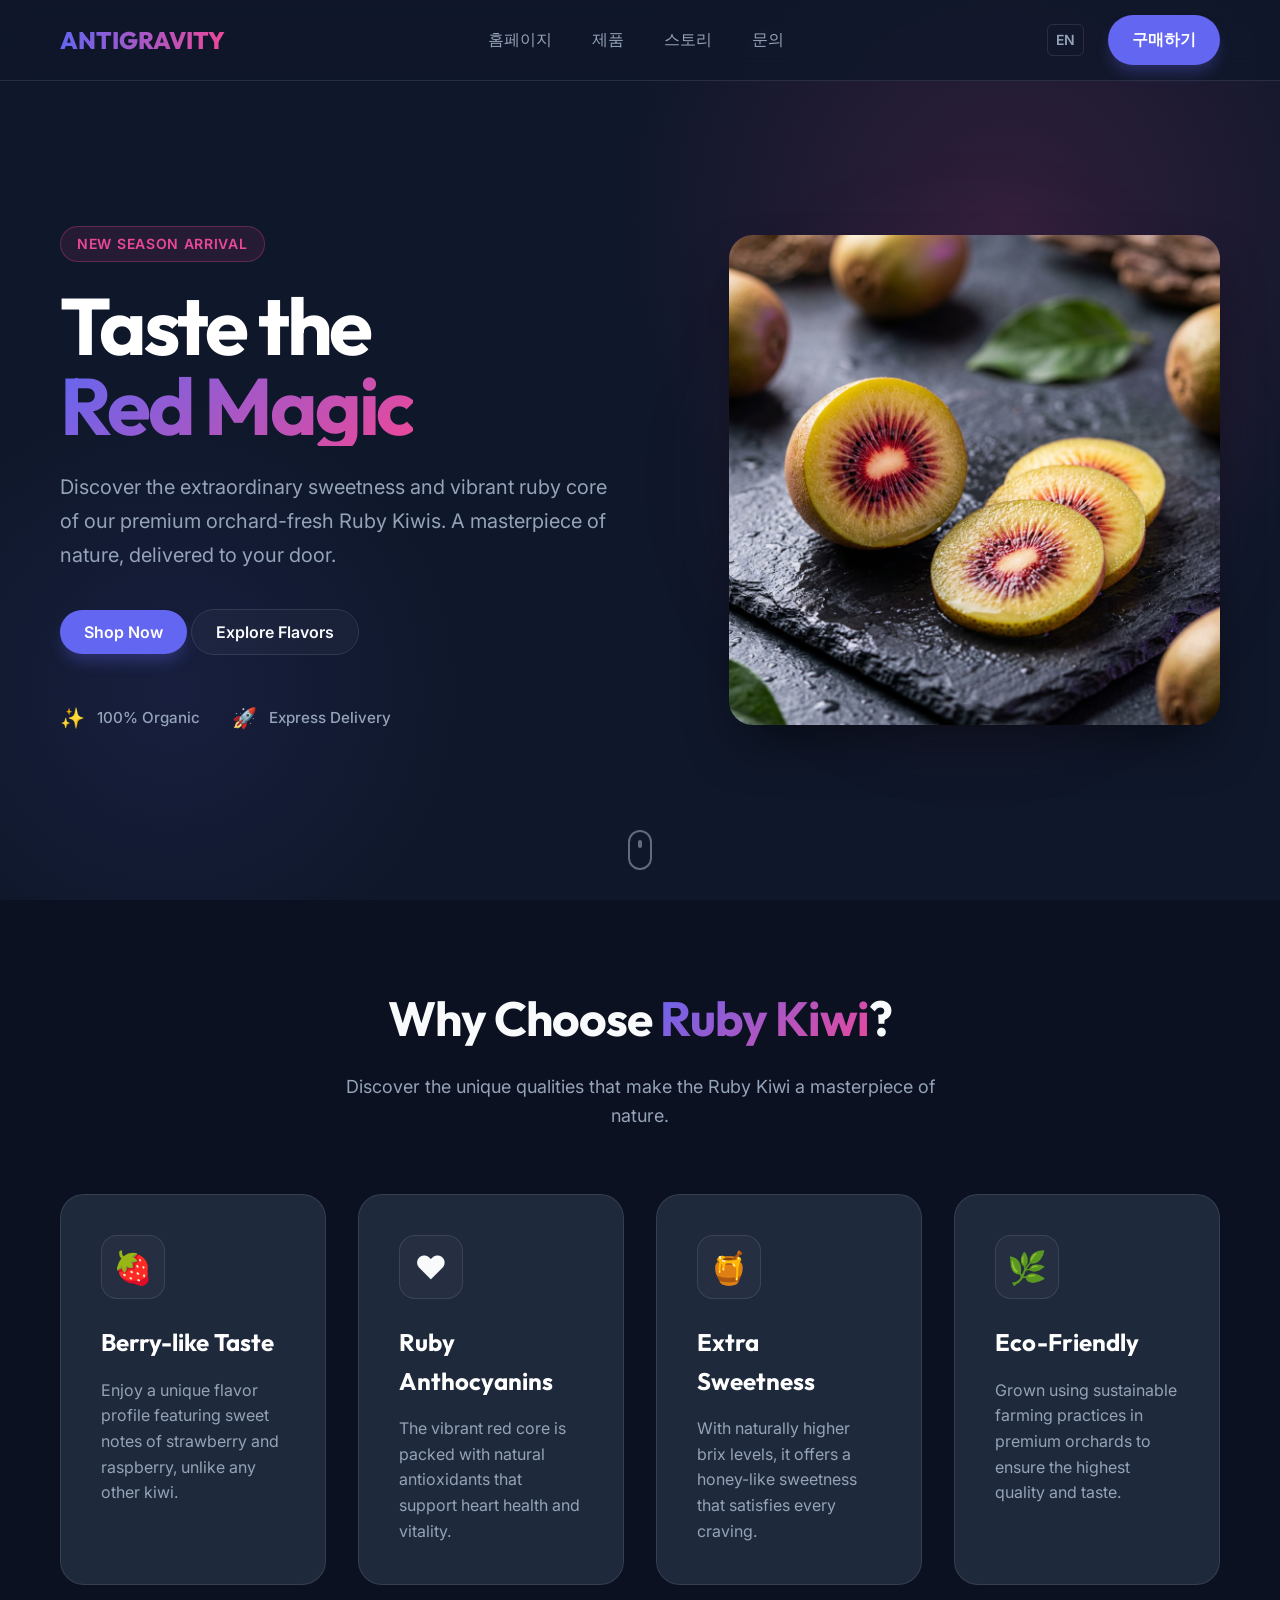
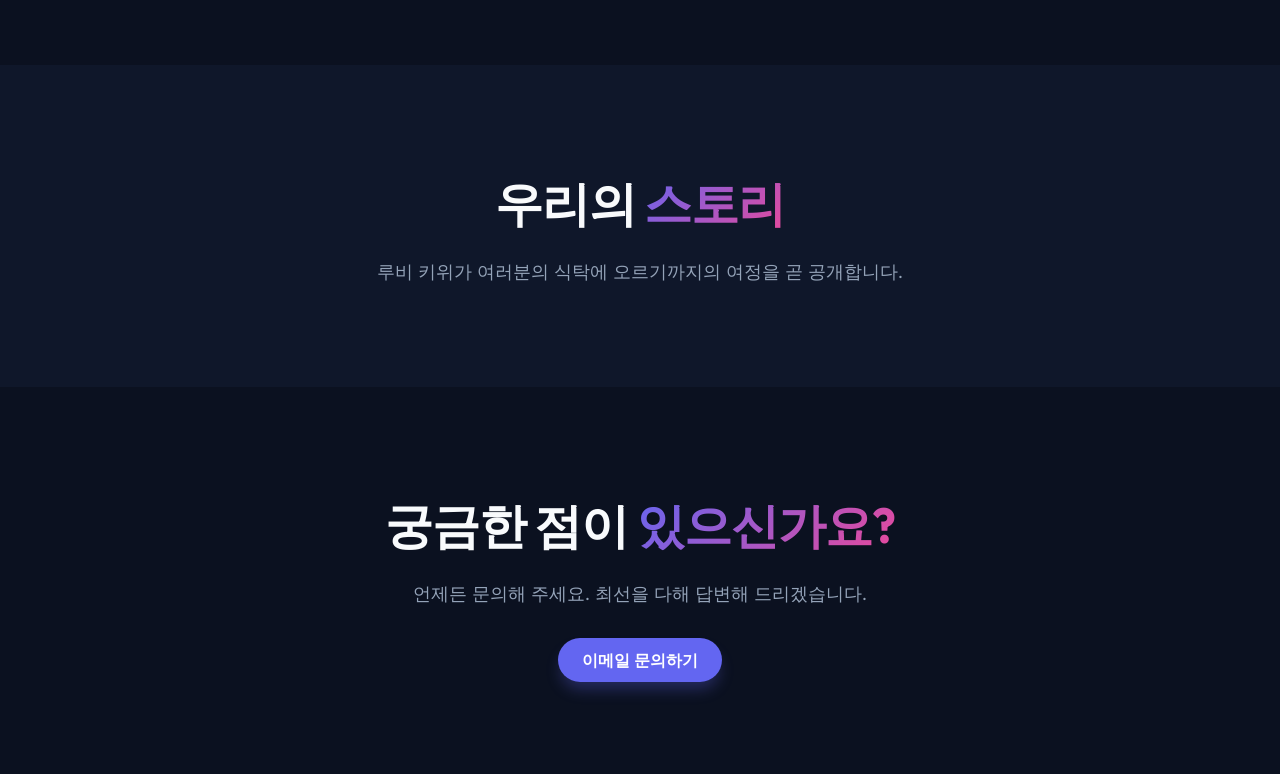
<file: index.html>
<!DOCTYPE html>
<html lang="ko">
<head>
    <meta charset="UTF-8">
    <meta name="viewport" content="width=device-width, initial-scale=1.0">
    <title>Modern Landing Page | Your Brand</title>
    <meta name="description" content="A premium landing page template for your next project.">
    
    <!-- CSS -->
    <link rel="stylesheet" href="css/style.css">
</head>
<body>
    <header>
        <div class="container">
            <nav>
                <a href="#" class="logo">ANTIGRAVITY</a>
                <ul class="nav-links">
                    <li><a href="#">홈페이지</a></li>
                    <li><a href="#features">제품</a></li>
                    <li><a href="#story">스토리</a></li>
                    <li><a href="#contact">문의</a></li>
                </ul>
                <div class="nav-actions">
                    <a href="en.html" class="lang-switch">EN</a>
                    <a href="#" class="btn-cta">구매하기</a>
                </div>
            </nav>
        </div>
    </header>

    <main>
        <section class="hero">
            <div class="container hero-container">
                <div class="hero-content">
                    <span class="badge">New Season Arrival</span>
                    <h1>Taste the <br><span class="gradient-text">Red Magic</span></h1>
                    <p>Discover the extraordinary sweetness and vibrant ruby core of our premium orchard-fresh Ruby Kiwis. A masterpiece of nature, delivered to your door.</p>
                    <div class="hero-btns">
                        <a href="#" class="btn-cta">Shop Now</a>
                        <a href="#" class="btn-secondary">Explore Flavors</a>
                    </div>
                    <div class="hero-features">
                        <div class="feature-item">
                            <span class="icon">✨</span>
                            <span>100% Organic</span>
                        </div>
                        <div class="feature-item">
                            <span class="icon">🚀</span>
                            <span>Express Delivery</span>
                        </div>
                    </div>
                </div>
                <div class="hero-image">
                    <div class="image-wrapper">
                        <img src="assets/ruby-kiwi.png" alt="Premium Ruby Kiwi" id="product-img">
                    </div>
                </div>
            </div>
            <div class="scroll-indicator">
                <div class="mouse"></div>
            </div>
        </section>

        <section id="features" class="features">
            <div class="container">
                <div class="section-header">
                    <h2 class="section-title">Why Choose <span class="gradient-text">Ruby Kiwi</span>?</h2>
                    <p class="section-subtitle">Discover the unique qualities that make the Ruby Kiwi a masterpiece of nature.</p>
                </div>
                
                <div class="features-grid">
                    <div class="feature-card">
                        <div class="icon-box">🍓</div>
                        <h3>Berry-like Taste</h3>
                        <p>Enjoy a unique flavor profile featuring sweet notes of strawberry and raspberry, unlike any other kiwi.</p>
                    </div>
                    <div class="feature-card">
                        <div class="icon-box">❤️</div>
                        <h3>Ruby Anthocyanins</h3>
                        <p>The vibrant red core is packed with natural antioxidants that support heart health and vitality.</p>
                    </div>
                    <div class="feature-card">
                        <div class="icon-box">🍯</div>
                        <h3>Extra Sweetness</h3>
                        <p>With naturally higher brix levels, it offers a honey-like sweetness that satisfies every craving.</p>
                    </div>
                    <div class="feature-card">
                        <div class="icon-box">🌿</div>
                        <h3>Eco-Friendly</h3>
                        <p>Grown using sustainable farming practices in premium orchards to ensure the highest quality and taste.</p>
                    </div>
                </div>
            </div>
        </section>

        <section id="story" style="padding: 100px 0; background: var(--bg-main); text-align: center;">
            <div class="container">
                <h2 class="section-title">우리의 <span class="gradient-text">스토리</span></h2>
                <p class="section-subtitle">루비 키위가 여러분의 식탁에 오르기까지의 여정을 곧 공개합니다.</p>
            </div>
        </section>

        <section id="contact" style="padding: 100px 0; background: #0b1120; text-align: center;">
            <div class="container">
                <h2 class="section-title">궁금한 점이 <span class="gradient-text">있으신가요?</span></h2>
                <p class="section-subtitle">언제든 문의해 주세요. 최선을 다해 답변해 드리겠습니다.</p>
                <div style="margin-top: 40px;">
                    <a href="mailto:info@example.com" class="btn-cta">이메일 문의하기</a>
                </div>
            </div>
        </section>
    </main>

    <!-- JavaScript -->
    <script src="js/script.js"></script>
</body>
</html>
</file>
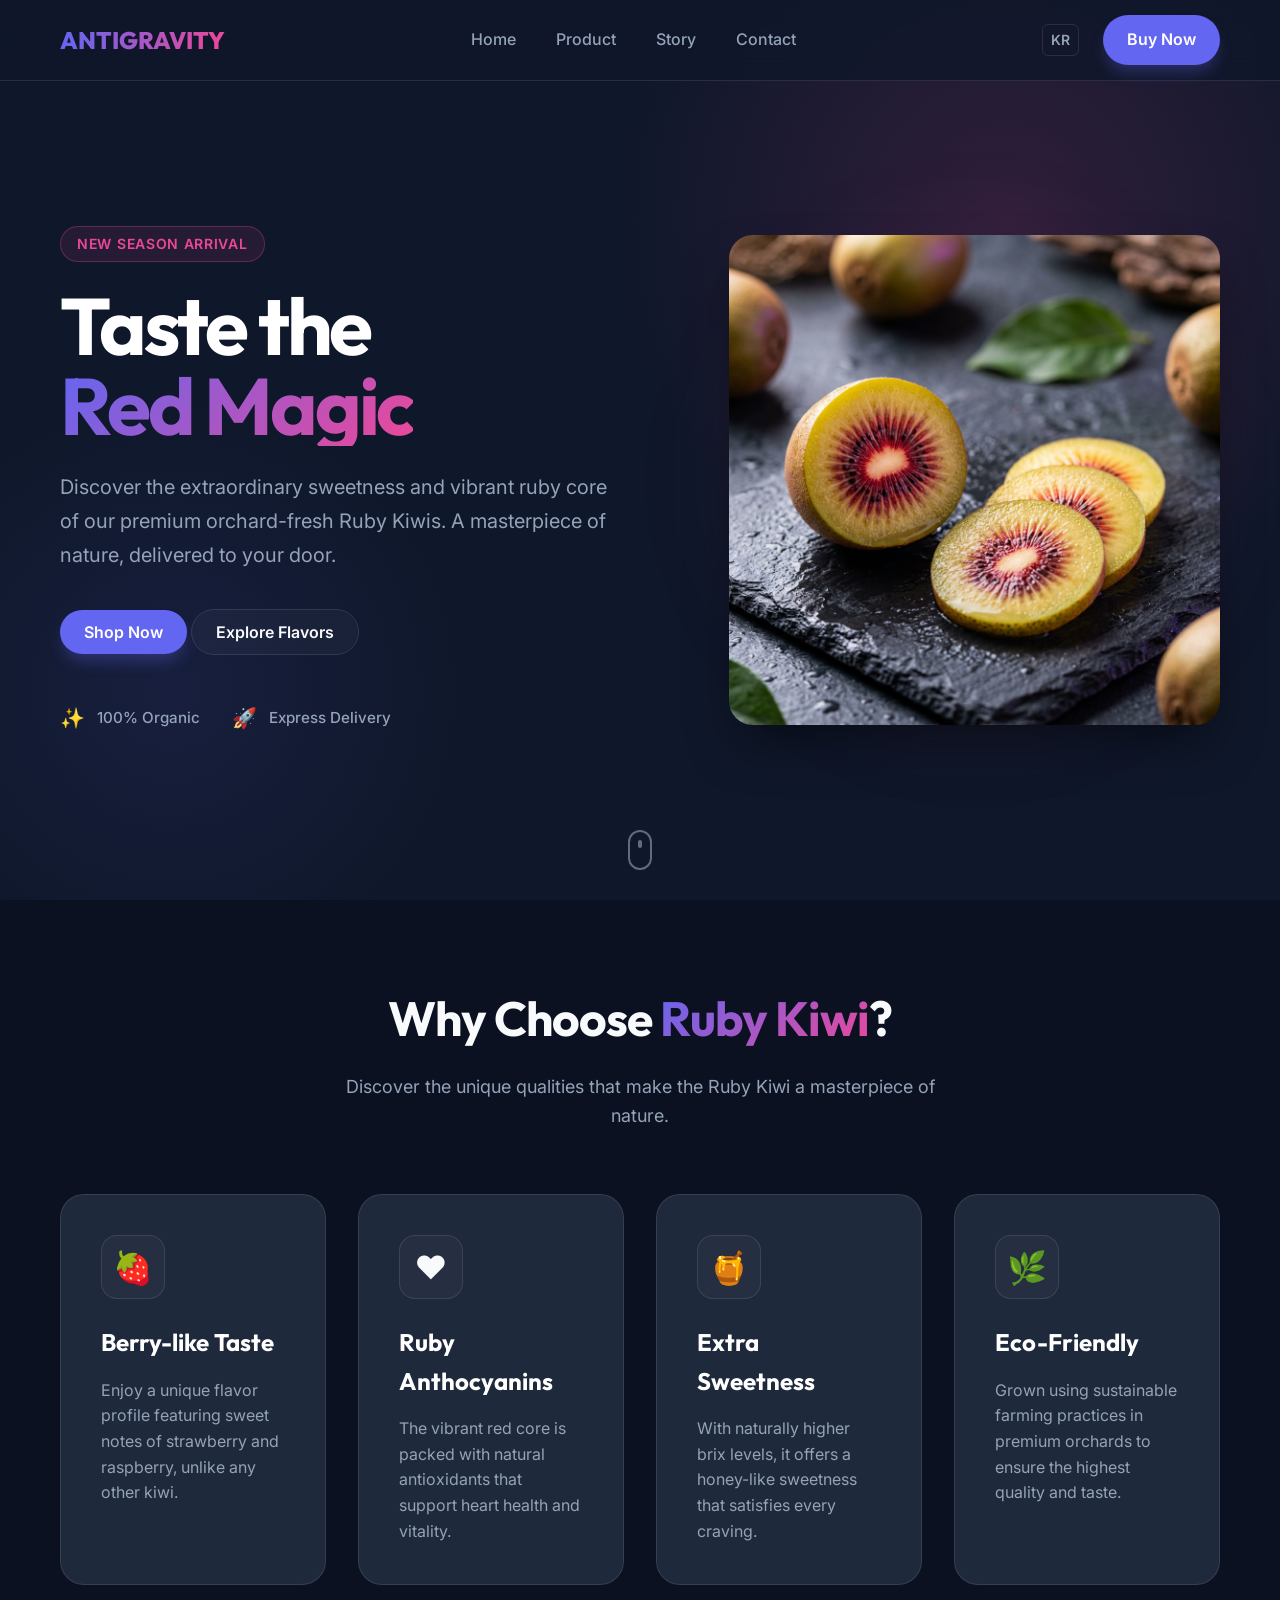
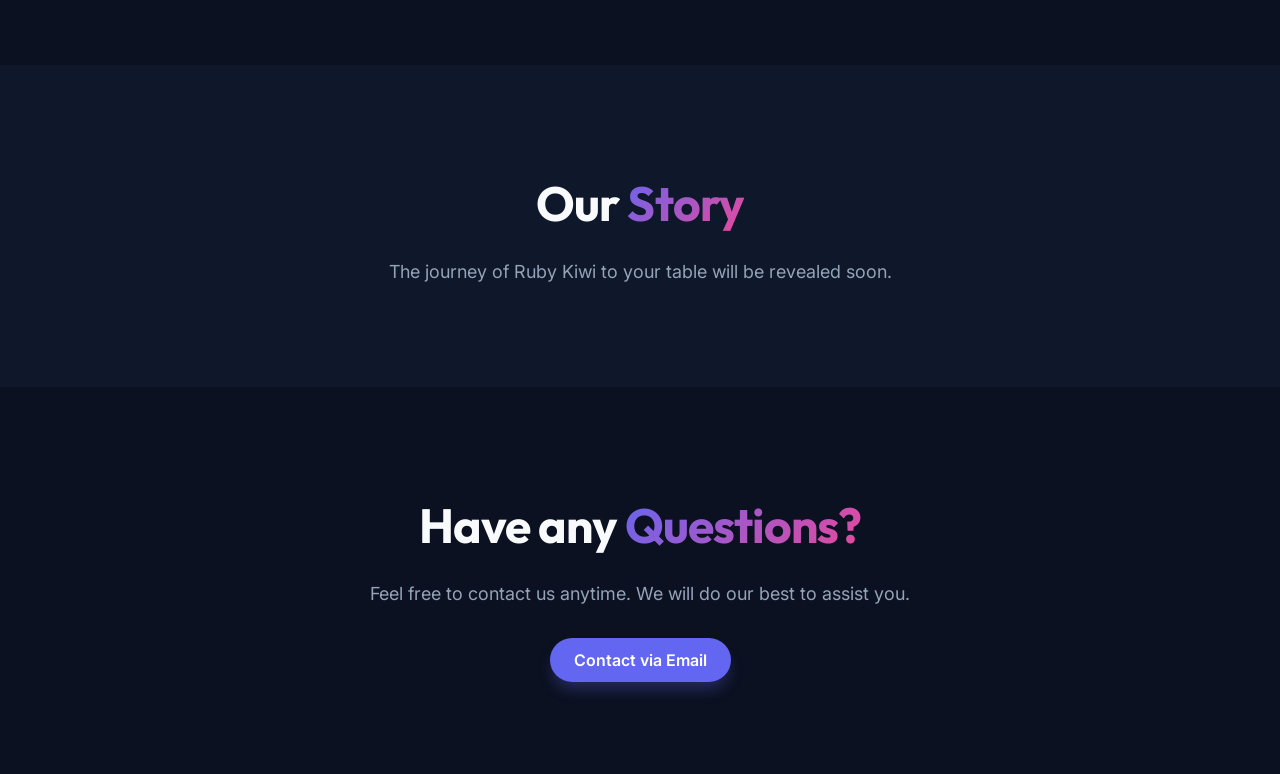
<file: en.html>
<!DOCTYPE html>
<html lang="en">
<head>
    <meta charset="UTF-8">
    <meta name="viewport" content="width=device-width, initial-scale=1.0">
    <title>Premium Ruby Kiwi | Taste the Red Magic</title>
    <meta name="description" content="Discover the extraordinary sweetness and vibrant ruby core of our premium orchard-fresh Ruby Kiwis.">
    
    <!-- CSS -->
    <link rel="stylesheet" href="css/style.css">
</head>
<body>
    <header>
        <div class="container">
            <nav>
                <a href="en.html" class="logo">ANTIGRAVITY</a>
                <ul class="nav-links">
                    <li><a href="en.html">Home</a></li>
                    <li><a href="#features">Product</a></li>
                    <li><a href="#story">Story</a></li>
                    <li><a href="#contact">Contact</a></li>
                </ul>
                <div class="nav-actions">
                    <a href="index.html" class="lang-switch">KR</a>
                    <a href="en.html" class="btn-cta">Buy Now</a>
                </div>
            </nav>
        </div>
    </header>

    <main>
        <section class="hero">
            <div class="container hero-container">
                <div class="hero-content">
                    <span class="badge">New Season Arrival</span>
                    <h1>Taste the <br><span class="gradient-text">Red Magic</span></h1>
                    <p>Discover the extraordinary sweetness and vibrant ruby core of our premium orchard-fresh Ruby Kiwis. A masterpiece of nature, delivered to your door.</p>
                    <div class="hero-btns">
                        <a href="#" class="btn-cta">Shop Now</a>
                        <a href="#" class="btn-secondary">Explore Flavors</a>
                    </div>
                    <div class="hero-features">
                        <div class="feature-item">
                            <span class="icon">✨</span>
                            <span>100% Organic</span>
                        </div>
                        <div class="feature-item">
                            <span class="icon">🚀</span>
                            <span>Express Delivery</span>
                        </div>
                    </div>
                </div>
                <div class="hero-image">
                    <div class="image-wrapper">
                        <img src="assets/ruby-kiwi.png" alt="Premium Ruby Kiwi" id="product-img">
                    </div>
                </div>
            </div>
            <div class="scroll-indicator">
                <div class="mouse"></div>
            </div>
        </section>

        <section id="features" class="features">
            <div class="container">
                <div class="section-header">
                    <h2 class="section-title">Why Choose <span class="gradient-text">Ruby Kiwi</span>?</h2>
                    <p class="section-subtitle">Discover the unique qualities that make the Ruby Kiwi a masterpiece of nature.</p>
                </div>
                
                <div class="features-grid">
                    <div class="feature-card">
                        <div class="icon-box">🍓</div>
                        <h3>Berry-like Taste</h3>
                        <p>Enjoy a unique flavor profile featuring sweet notes of strawberry and raspberry, unlike any other kiwi.</p>
                    </div>
                    <div class="feature-card">
                        <div class="icon-box">❤️</div>
                        <h3>Ruby Anthocyanins</h3>
                        <p>The vibrant red core is packed with natural antioxidants that support heart health and vitality.</p>
                    </div>
                    <div class="feature-card">
                        <div class="icon-box">🍯</div>
                        <h3>Extra Sweetness</h3>
                        <p>With naturally higher brix levels, it offers a honey-like sweetness that satisfies every craving.</p>
                    </div>
                    <div class="feature-card">
                        <div class="icon-box">🌿</div>
                        <h3>Eco-Friendly</h3>
                        <p>Grown using sustainable farming practices in premium orchards to ensure the highest quality and taste.</p>
                    </div>
                </div>
            </div>
        </section>

        <section id="story" style="padding: 100px 0; background: var(--bg-main); text-align: center;">
            <div class="container">
                <h2 class="section-title">Our <span class="gradient-text">Story</span></h2>
                <p class="section-subtitle">The journey of Ruby Kiwi to your table will be revealed soon.</p>
            </div>
        </section>

        <section id="contact" style="padding: 100px 0; background: #0b1120; text-align: center;">
            <div class="container">
                <h2 class="section-title">Have any <span class="gradient-text">Questions?</span></h2>
                <p class="section-subtitle">Feel free to contact us anytime. We will do our best to assist you.</p>
                <div style="margin-top: 40px;">
                    <a href="mailto:info@example.com" class="btn-cta">Contact via Email</a>
                </div>
            </div>
        </section>
    </main>

    <!-- JavaScript -->
    <script src="js/script.js"></script>
</body>
</html>
</file>
<file: css/style.css>
@import url('https://fonts.googleapis.com/css2?family=Inter:wght@300;400;600;700&family=Outfit:wght@400;600;800&display=swap');

:root {
    /* Color Palette */
    --primary: #6366f1;
    --primary-hover: #4f46e5;
    --secondary: #ec4899;
    --bg-main: #0f172a;
    --bg-card: #1e293b;
    --text-main: #f8fafc;
    --text-muted: #94a3b8;
    --glass: rgba(255, 255, 255, 0.03);
    --glass-border: rgba(255, 255, 255, 0.1);
    
    /* Spacing */
    --container-max: 1200px;
    --section-padding: 80px 20px;
    
    /* Transitions */
    --transition: all 0.3s cubic-bezier(0.4, 0, 0.2, 1);
}

* {
    margin: 0;
    padding: 0;
    box-sizing: border-box;
}

body {
    font-family: 'Inter', sans-serif;
    background-color: var(--bg-main);
    color: var(--text-main);
    line-height: 1.6;
    overflow-x: hidden;
}

h1, h2, h3, .logo {
    font-family: 'Outfit', sans-serif;
}

a {
    text-decoration: none;
    color: inherit;
    transition: var(--transition);
}

ul {
    list-style: none;
}

img {
    max-width: 100%;
    display: block;
}

.container {
    max-width: var(--container-max);
    margin: 0 auto;
    padding: 0 20px;
}

/* Header & Navigation */
header {
    position: fixed;
    top: 0;
    left: 0;
    width: 100%;
    z-index: 1000;
    background: rgba(15, 23, 42, 0.8);
    backdrop-filter: blur(12px);
    border-bottom: 1px solid var(--glass-border);
}

nav {
    display: flex;
    justify-content: space-between;
    align-items: center;
    height: 80px;
}

.logo {
    font-size: 1.5rem;
    font-weight: 800;
    background: linear-gradient(to right, var(--primary), var(--secondary));
    -webkit-background-clip: text;
    -webkit-text-fill-color: transparent;
}

.nav-links {
    display: flex;
    gap: 40px;
}

.nav-links a {
    font-size: 1rem;
    font-weight: 500;
    color: var(--text-muted);
    position: relative;
    padding: 8px 0;
}

.nav-links a:hover {
    color: white;
}

.nav-links a::after {
    content: '';
    position: absolute;
    bottom: 0;
    left: 0;
    width: 0;
    height: 2px;
    background: linear-gradient(to right, var(--primary), var(--secondary));
    transition: var(--transition);
}

.nav-links a:hover::after {
    width: 100%;
}

.nav-actions {
    display: flex;
    align-items: center;
    gap: 24px;
}

.lang-switch {
    font-size: 0.875rem;
    font-weight: 600;
    color: var(--text-muted);
    border: 1px solid var(--glass-border);
    padding: 4px 8px;
    border-radius: 6px;
    transition: var(--transition);
}

.lang-switch:hover {
    color: white;
    border-color: var(--text-muted);
    background: var(--glass);
}

.btn-cta {
    background: var(--primary);
    color: white;
    padding: 12px 24px;
    border-radius: 50px;
    font-weight: 600;
    box-shadow: 0 10px 15px -3px rgba(99, 102, 241, 0.3);
}

.btn-cta:hover {
    background: var(--primary-hover);
    transform: translateY(-2px) scale(1.05);
    box-shadow: 0 20px 25px -5px rgba(99, 102, 241, 0.5);
}

.btn-secondary {
    padding: 12px 24px;
    border: 1px solid var(--glass-border);
    border-radius: 50px;
    background: var(--glass);
    backdrop-filter: blur(4px);
    font-weight: 600;
}

.btn-secondary:hover {
    background: var(--glass-border);
    border-color: var(--text-muted);
}

/* Hero Section */
.hero {
    padding: 180px 0 120px;
    position: relative;
    overflow: hidden;
    min-height: 100vh;
    display: flex;
    align-items: center;
}

.hero-container {
    display: flex;
    align-items: center;
    justify-content: space-between;
    gap: 80px;
    width: 100%;
}

.hero-content {
    flex: 1.2;
    text-align: left;
    z-index: 2;
}

.hero::before {
    content: '';
    position: absolute;
    top: -20%;
    right: -10%;
    width: 800px;
    height: 800px;
    background: radial-gradient(circle, rgba(236, 72, 153, 0.15) 0%, transparent 70%);
    z-index: -1;
    animation: pulse 10s infinite alternate;
}

.hero::after {
    content: '';
    position: absolute;
    bottom: -10%;
    left: -10%;
    width: 600px;
    height: 600px;
    background: radial-gradient(circle, rgba(99, 102, 241, 0.1) 0%, transparent 70%);
    z-index: -1;
}

@keyframes pulse {
    0% { transform: scale(1) translate(0, 0); }
    100% { transform: scale(1.2) translate(50px, 50px); }
}

.badge {
    display: inline-block;
    padding: 6px 16px;
    background: rgba(236, 72, 153, 0.1);
    border: 1px solid rgba(236, 72, 153, 0.3);
    color: var(--secondary);
    border-radius: 100px;
    font-size: 0.875rem;
    font-weight: 600;
    margin-bottom: 24px;
    text-transform: uppercase;
    letter-spacing: 0.05em;
}

.hero h1 {
    font-size: 5rem;
    line-height: 1;
    margin-bottom: 24px;
    letter-spacing: -0.04em;
    color: white;
}

.gradient-text {
    background: linear-gradient(135deg, var(--primary), var(--secondary));
    -webkit-background-clip: text;
    -webkit-text-fill-color: transparent;
    display: inline-block;
}

.hero p {
    font-size: 1.25rem;
    color: var(--text-muted);
    max-width: 560px;
    margin-bottom: 48px;
    line-height: 1.7;
}

.hero-features {
    display: flex;
    gap: 32px;
    margin-top: 56px;
}

.feature-item {
    display: flex;
    align-items: center;
    gap: 12px;
    font-size: 0.95rem;
    color: var(--text-muted);
    font-weight: 500;
}

.feature-item .icon {
    font-size: 1.25rem;
}

.hero-image {
    flex: 1;
    display: flex;
    justify-content: flex-end;
    position: relative;
    z-index: 2;
}

.image-wrapper {
    position: relative;
    z-index: 1;
}

.image-wrapper::after {
    content: '';
    position: absolute;
    top: 50%;
    left: 50%;
    transform: translate(-50%, -50%);
    width: 120%;
    height: 120%;
    background: radial-gradient(circle, rgba(236, 72, 153, 0.2) 0%, transparent 70%);
    z-index: -1;
    filter: blur(40px);
}

#product-img {
    width: 100%;
    max-width: 500px;
    border-radius: 24px;
    box-shadow: 0 25px 50px -12px rgba(0, 0, 0, 0.5);
    animation: float 6s ease-in-out infinite;
}

@keyframes float {
    0%, 100% { transform: translateY(0) rotate(0deg); }
    50% { transform: translateY(-20px) rotate(2deg); }
}

/* Scroll Indicator */
.scroll-indicator {
    position: absolute;
    bottom: 30px;
    left: 50%;
    transform: translateX(-50%);
    display: flex;
    flex-direction: column;
    align-items: center;
    opacity: 0.6;
}

.mouse {
    width: 24px;
    height: 40px;
    border: 2px solid var(--text-muted);
    border-radius: 20px;
    position: relative;
}

.mouse::before {
    content: '';
    position: absolute;
    top: 8px;
    left: 50%;
    transform: translateX(-50%);
    width: 4px;
    height: 8px;
    background: var(--text-muted);
    border-radius: 2px;
    animation: scroll 2s infinite;
}

@keyframes scroll {
    0% { transform: translate(-50%, 0); opacity: 1; }
    100% { transform: translate(-50%, 15px); opacity: 0; }
}

/* Features Section */
.features {
    padding: var(--section-padding);
    background: #0b1120;
}

.section-header {
    text-align: center;
    margin-bottom: 64px;
}

.section-title {
    font-size: 3rem;
    margin-bottom: 16px;
    letter-spacing: -0.02em;
}

.section-subtitle {
    color: var(--text-muted);
    font-size: 1.125rem;
    max-width: 600px;
    margin: 0 auto;
}

.features-grid {
    display: grid;
    grid-template-columns: repeat(auto-fit, minmax(260px, 1fr));
    gap: 32px;
}

.feature-card {
    background: var(--bg-card);
    padding: 40px;
    border-radius: 24px;
    border: 1px solid var(--glass-border);
    transition: var(--transition);
    position: relative;
    overflow: hidden;
}

.feature-card::before {
    content: '';
    position: absolute;
    top: 0;
    left: 0;
    width: 100%;
    height: 100%;
    background: linear-gradient(135deg, rgba(99, 102, 241, 0.1), transparent);
    opacity: 0;
    transition: var(--transition);
}

.feature-card:hover {
    transform: translateY(-10px);
    border-color: rgba(99, 102, 241, 0.4);
    box-shadow: 0 20px 40px -10px rgba(0, 0, 0, 0.3);
}

.feature-card:hover::before {
    opacity: 1;
}

.icon-box {
    width: 64px;
    height: 64px;
    background: var(--glass);
    border-radius: 16px;
    display: flex;
    align-items: center;
    justify-content: center;
    font-size: 2rem;
    margin-bottom: 24px;
    border: 1px solid var(--glass-border);
}

.feature-card h3 {
    font-size: 1.5rem;
    margin-bottom: 16px;
    color: white;
}

.feature-card p {
    color: var(--text-muted);
    line-height: 1.6;
}

/* --- Responsive Design --- */

/* Tablets (1024px and below) */
@media (max-width: 1024px) {
    :root {
        --section-padding: 60px 20px;
    }
    
    .hero h1 {
        font-size: 4rem;
    }
    
    .container {
        padding: 0 40px;
    }
}

/* Tablets / Small Laptops (992px and below) */
@media (max-width: 992px) {
    .hero {
        padding: 120px 0 80px;
        min-height: auto;
    }
    
    .hero-container {
        flex-direction: column;
        text-align: center;
        gap: 40px;
    }
    
    .hero-content {
        order: 2;
        display: flex;
        flex-direction: column;
        align-items: center;
    }
    
    .hero-image {
        order: 1;
        justify-content: center;
        width: 100%;
    }
    
    #product-img {
        max-width: 350px;
    }
    
    .hero-features {
        justify-content: center;
        margin-top: 40px;
        flex-wrap: wrap;
    }
    
    .section-title {
        font-size: 2.5rem;
    }
}

/* Mobile Devices (768px and below) */
@media (max-width: 768px) {
    header {
        background: rgba(15, 23, 42, 0.9);
    }
    
    .nav-links {
        display: none; /* In a real project, we'd add a hamburger menu here */
    }
    
    .hero h1 {
        font-size: 3rem;
    }
    
    .hero p {
        font-size: 1.1rem;
    }
    
    .hero-btns {
        flex-direction: column;
        width: 100%;
        max-width: 300px;
    }
    
    .btn-cta, .btn-secondary {
        width: 100%;
        text-align: center;
    }
    
    .features-grid {
        grid-template-columns: 1fr;
        gap: 20px;
    }
    
    .feature-card {
        padding: 30px;
    }
}

/* Small Mobile (480px and below) */
@media (max-width: 480px) {
    .container {
        padding: 0 20px;
    }
    
    .hero h1 {
        font-size: 2.5rem;
    }
    
    .section-title {
        font-size: 2rem;
    }
    
    .logo {
        font-size: 1.25rem;
    }
    
    .nav-actions {
        gap: 12px;
    }
    
    .lang-switch {
        padding: 4px 6px;
    }
}
</file>
